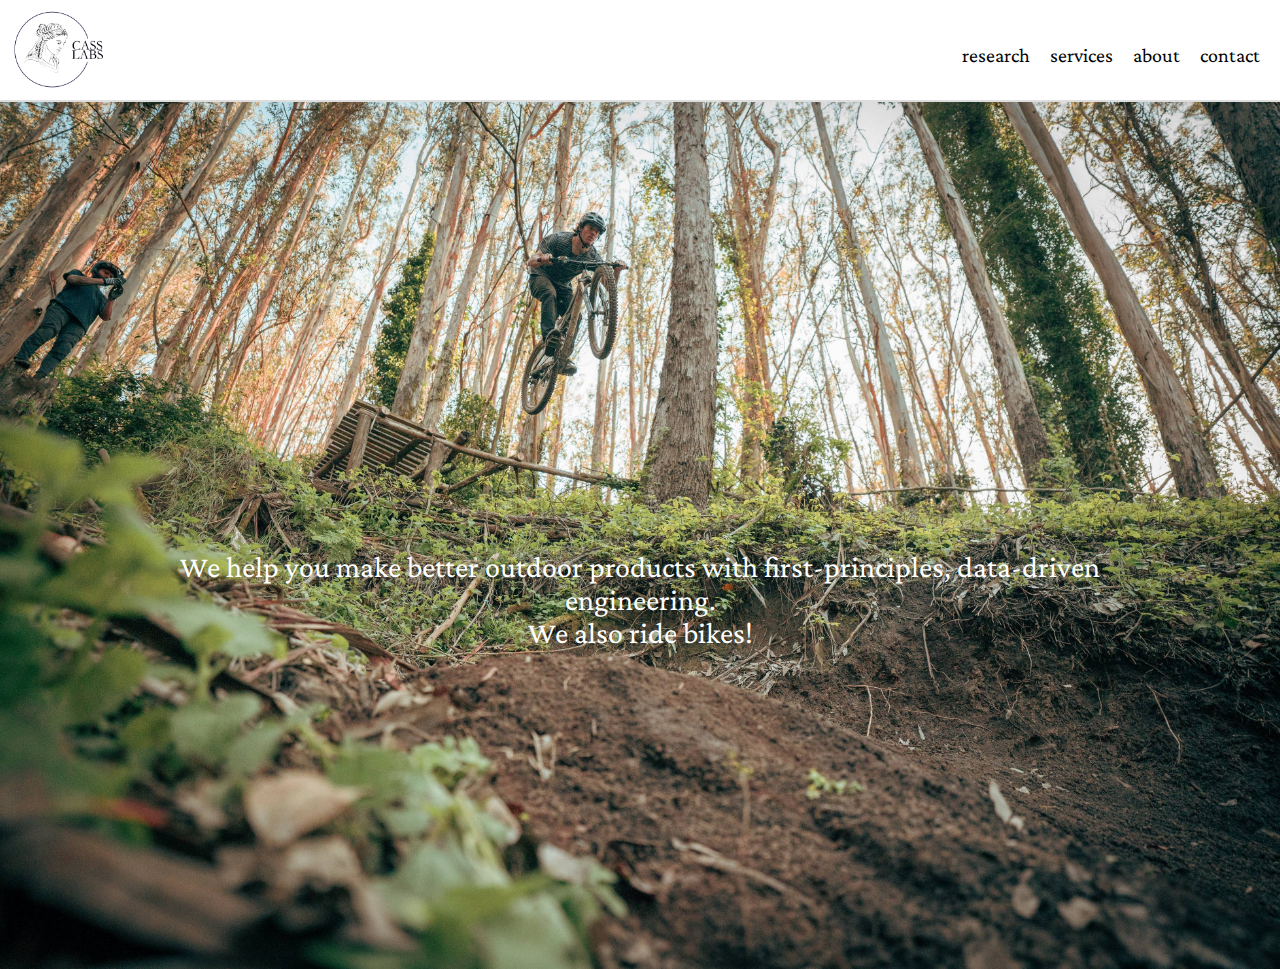
<file: index.html>
<!DOCTYPE html>
<html lang="en">
  <head>
      <!-- Google tag (gtag.js) -->
  <script async src="https://www.googletagmanager.com/gtag/js?id=G-7KEJF0P7ML"></script>
  <script>
    window.dataLayer = window.dataLayer || [];
    function gtag(){dataLayer.push(arguments);}
    gtag('js', new Date());

    gtag('config', 'G-7KEJF0P7ML');
  </script>
    <meta charset="UTF-8">
    <meta name="viewport" content="width=device-width, initial-scale=1.0">
    <title>Cass Labs LLC</title>
    <link rel="stylesheet" href="styles/main.css">
    <link href="https://fonts.googleapis.com/css2?family=Crimson+Pro:wght@200&display=swap" rel="stylesheet">
    <link rel="icon" type="image/x-icon" href="/image/cassFavicon.ico">
  </head>
  <!-- Google tag (gtag.js) -->
<script async src="https://www.googletagmanager.com/gtag/js?id=G-YVMF05ZFTS"></script>
<script>
  window.dataLayer = window.dataLayer || [];
  function gtag(){dataLayer.push(arguments);}
  gtag('js', new Date());

  gtag('config', 'G-YVMF05ZFTS');
</script>
  <body>
    <header>
      <div class="header-container">
        <div class="logo-container">
          <a href="index.html"><img class="header-logo" src="image/cassLabs.png" alt="cassLabs.png"></a>
        </div>
    
        <div class="header-links">
          <ul>
            <li><a class="header-link" href="pages/research.html">research</a></li>
            <li><a class="header-link" href="pages/services.html">services</a></li>
            <li><a class="header-link" href="pages/about.html">about</a></li>
            <li><a class="header-link" href="pages/contact.html">contact</a></li>
          </ul>
        </div>
      </div>
    </header>
    
    <main class="no-margin">
      <div class="content-container">
        <div class="normal-text">
          <p>We help you make better outdoor products with first-principles, data-driven engineering.<br>We also ride bikes!</p>
        </div>
    
        <picture>
          <source media="(max-width: 600px)" srcset="image/image2_mobile.jpeg">
          <img src="image/image2.jpeg" alt="Your Photo">
        </picture>
      </div>
    </main>    
  </body>
</html>
</file>
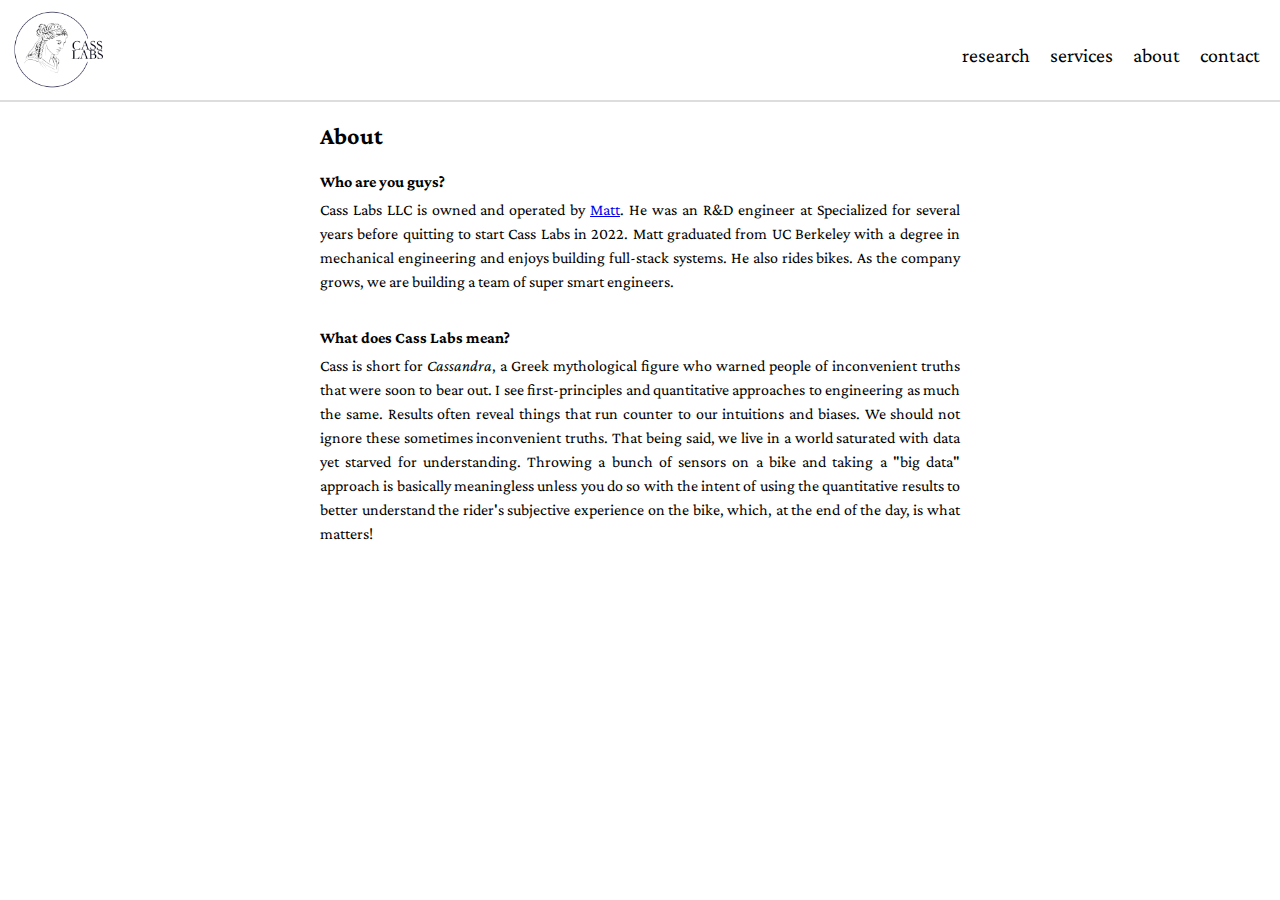
<file: pages/about.html>
<!DOCTYPE html>
<html lang="en">
  <head>
      <!-- Google tag (gtag.js) -->
  <script async src="https://www.googletagmanager.com/gtag/js?id=G-7KEJF0P7ML"></script>
  <script>
    window.dataLayer = window.dataLayer || [];
    function gtag(){dataLayer.push(arguments);}
    gtag('js', new Date());

    gtag('config', 'G-7KEJF0P7ML');
  </script>
    <meta charset="UTF-8">
    <meta name="viewport" content="width=device-width, initial-scale=1.0">
    <title>Cass Labs LLC</title>
    <link rel="stylesheet" href="/styles/main.css">
    <link href="https://fonts.googleapis.com/css2?family=Crimson+Pro:wght@200&display=swap" rel="stylesheet">
    <link rel="icon" type="image/x-icon" href="/image/cassFavicon.ico">   
  </head>
  <!-- Google tag (gtag.js) -->
<script async src="https://www.googletagmanager.com/gtag/js?id=G-YVMF05ZFTS"></script>
<script>
  window.dataLayer = window.dataLayer || [];
  function gtag(){dataLayer.push(arguments);}
  gtag('js', new Date());

  gtag('config', 'G-YVMF05ZFTS');
</script>
  <body>
    <header>
      <div class="header-container">
        <div class="logo-container">
          <a href="/index.html"><img class="header-logo" src="/image/cassLabs.png" alt="cassLabs.png"></a>
        </div>
    
        <div class="header-links">
          <ul>
            <li><a class="header-link" href="/pages/research.html">research</a></li>
            <li><a class="header-link" href="/pages/services.html">services</a></li>
            <li><a class="header-link" href="/pages/about.html">about</a></li>
            <li><a class="header-link" href="/pages/contact.html">contact</a></li>
          </ul>
        </div>
      </div>
    </header>
    
    <main>
        <div class="subPage">
          
            <h1 class="pageTitle">About</h1>  
      
            <p class="subText-heading"><b>Who are you guys?</b></p>
    
            <p>Cass Labs LLC is owned and operated by <a href="https://www.linkedin.com/in/matthew-m-084628a5/" target="_blank">Matt</a>. He was an R&D engineer at Specialized for several years before quitting to start Cass Labs in 2022. Matt graduated from UC Berkeley with a degree in mechanical engineering and enjoys building full-stack systems. He also rides bikes. As the company grows, we are building a team of super smart engineers.</p>

            <p class="subText-heading"><b>What does Cass Labs mean?</b></p>

            <p>Cass is short for <em>Cassandra</em>, a Greek mythological figure who warned people of inconvenient truths that were soon to bear out. I see first-principles and quantitative approaches to engineering as much the same. Results often reveal things that run counter to our intuitions and biases. We should not ignore these sometimes inconvenient truths. That being said, we live in a world saturated with data yet starved for understanding. Throwing a bunch of sensors on a bike and taking a &quot;big data&quot; approach is basically meaningless unless you do so with the intent of using the quantitative results to better understand the rider's subjective experience on the bike, which, at the end of the day, is what matters!</p>
    
            <p></p> 

            <!-- <figure>
                <img src="/image/harvey/img1.jpg" alt="Image 1">
                <figcaption><em>A green approach</em></figcaption>
              </figure> -->

        </div>
    </main>    
  </body>
</html>
</file>
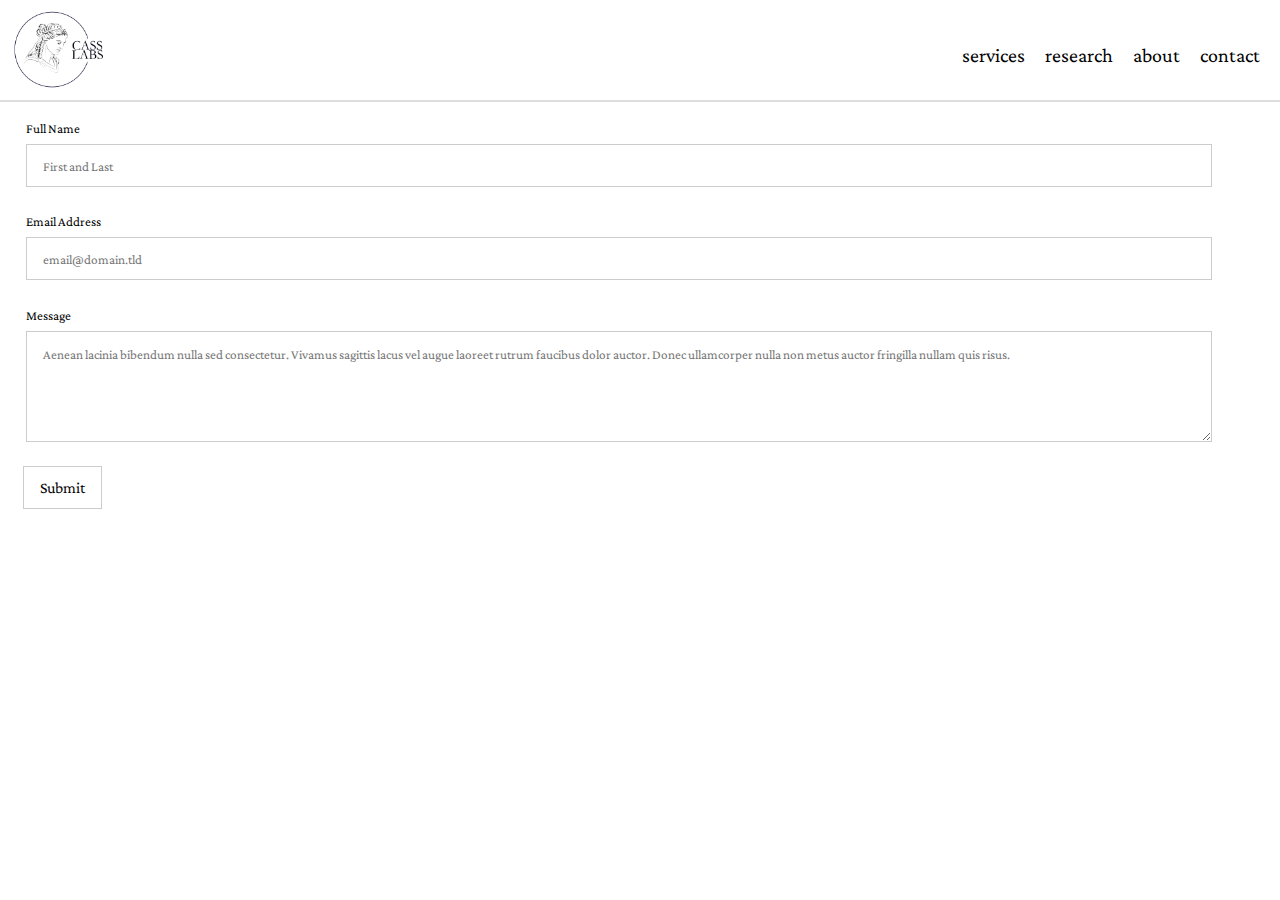
<file: pages/contact.html>
<!DOCTYPE html>
<html lang="en">
  <head>
    <meta charset="UTF-8">
    <meta name="viewport" content="width=device-width, initial-scale=1.0">
    <title>Cass Labs</title>
    <link rel="stylesheet" href="/styles/main.css">
    <link href="https://fonts.googleapis.com/css2?family=Crimson+Pro:wght@200&display=swap" rel="stylesheet">
  </head>
  <body>
    <header>
      <div class="header-container">
        <div class="logo-container">
          <a href="index.html"><img class="header-logo" src="/image/cassLabs.png" alt="cassLabs.png"></a>
        </div>
    
        <div class="header-links">
          <ul>
            <li><a class="header-link" href="/pages/services.html">services</a></li>
            <li><a class="header-link" href="/pages/research.html">research</a></li>
            <li><a class="header-link" href="/pages/about.html">about</a></li>
            <li><a class="header-link" href="/pages/contact.html">contact</a></li>
          </ul>
        </div>
      </div>
    </header>
    <main>
      
      <p></p>

      <form id="fs-frm" name="simple-contact-form" accept-charset="utf-8" action="https://formspree.io/f/mgebblze" method="post">
        <fieldset id="fs-frm-inputs">
          <label for="full-name">Full Name</label>
          <input type="text" name="name" id="full-name" placeholder="First and Last" required="">
          <label for="email-address">Email Address</label>
          <input type="email" name="_replyto" id="email-address" placeholder="email@domain.tld" required="">
          <label for="message">Message</label>
          <textarea type="message" rows="5" name="message" id="message" placeholder="Aenean lacinia bibendum nulla sed consectetur. Vivamus sagittis lacus vel augue laoreet rutrum faucibus dolor auctor. Donec ullamcorper nulla non metus auctor fringilla nullam quis risus." required=""></textarea>
          <input type="hidden" name="_subject" id="email-subject" value="Contact Form Submission">
        </fieldset>
        <input type="submit" value="Submit">
      </form>
    </main>
  </body>
</html>
</file>
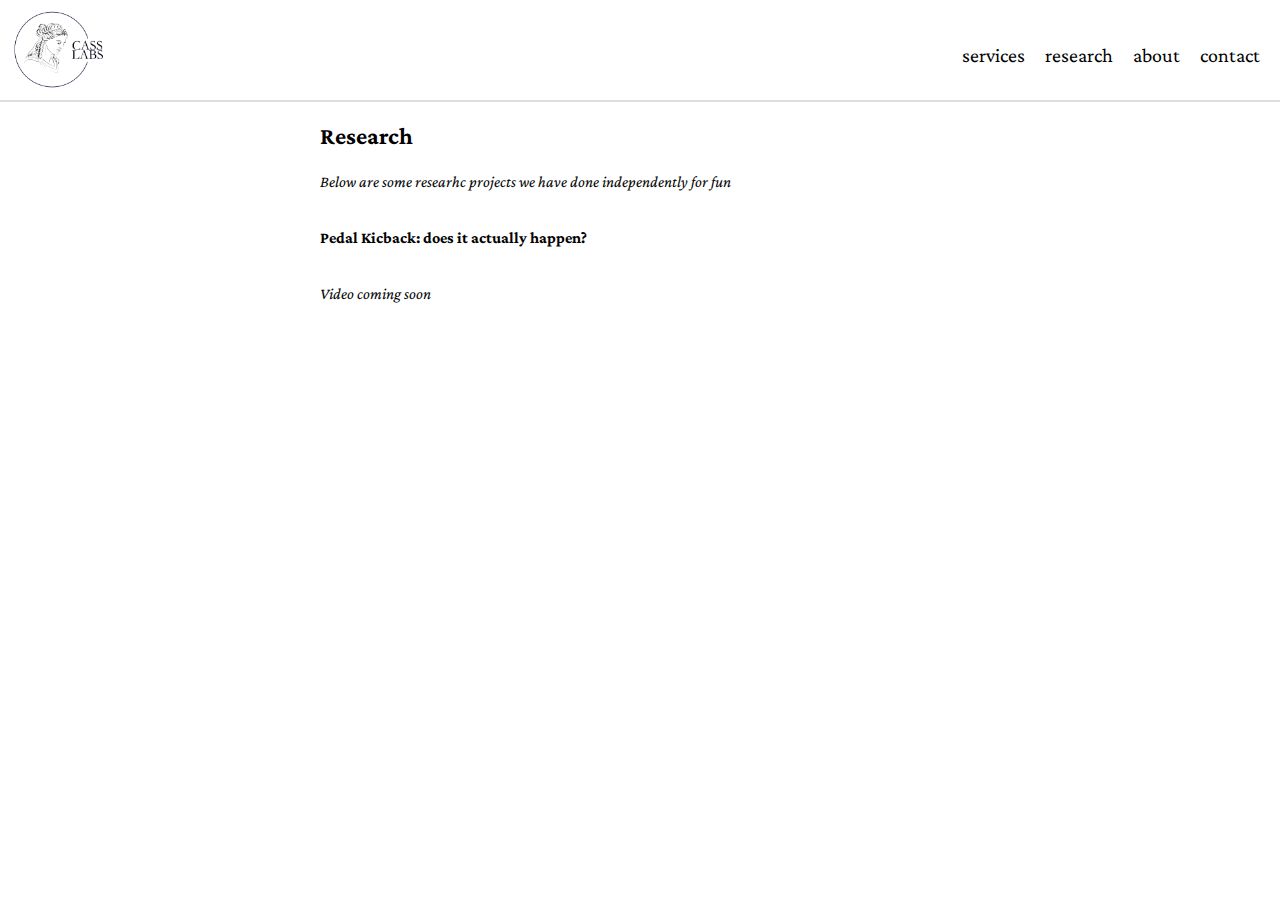
<file: pages/research.html>
<!DOCTYPE html>
<html lang="en">
  <head>
    <meta charset="UTF-8">
    <meta name="viewport" content="width=device-width, initial-scale=1.0">
    <title>Cass Labs LLC</title>
    <link rel="stylesheet" href="/styles/main.css">
    <link href="https://fonts.googleapis.com/css2?family=Crimson+Pro:wght@200&display=swap" rel="stylesheet">
  </head>
  <body>
    <header>
      <div class="header-container">
        <div class="logo-container">
          <a href="/index.html"><img class="header-logo" src="/image/cassLabs.png" alt="cassLabs.png"></a>
        </div>
    
        <div class="header-links">
          <ul>
            <li><a class="header-link" href="/pages/services.html">services</a></li>
            <li><a class="header-link" href="/pages/research.html">research</a></li>
            <li><a class="header-link" href="/pages/about.html">about</a></li>
            <li><a class="header-link" href="/pages/contact.html">contact</a></li>
          </ul>
        </div>
      </div>
    </header>
    
    <main>
        <div class="subPage">
            <h1 class="pageTitle">Research</h1>  
    
            <p><em>Below are some researhc projects we have done independently for fun</em></p>
    
            <p><b>Pedal Kicback: does it actually happen?</b></p>

            <p><em>Video coming soon</em></p>
            <!-- <figure>
                <img src="/image/harvey/img1.jpg" alt="Image 1">
                <figcaption><em>A green approach</em></figcaption>
              </figure> -->

        </div>
      </main>

  </body>
</html>
</file>
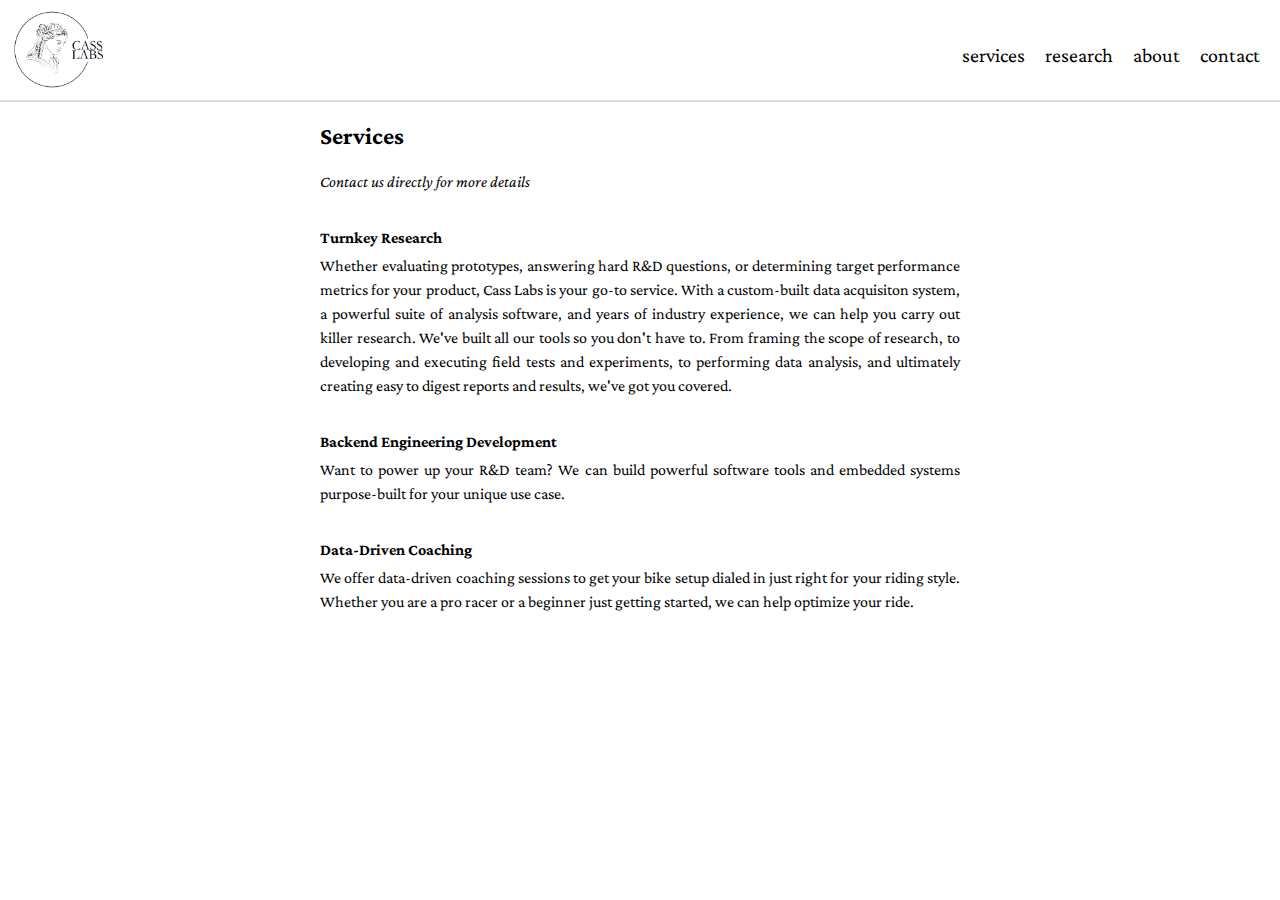
<file: pages/services.html>
<!DOCTYPE html>
<html lang="en">
  <head>
    <meta charset="UTF-8">
    <meta name="viewport" content="width=device-width, initial-scale=1.0">
    <title>Cass Labs LLC</title>
    <link rel="stylesheet" href="/styles/main.css">
    <link href="https://fonts.googleapis.com/css2?family=Crimson+Pro:wght@200&display=swap" rel="stylesheet">
    <link rel="icon" type="image/x-icon" href="/image/cassFavicon.ico">  
</head>
  <body>
    <header>
      <div class="header-container">
        <div class="logo-container">
          <a href="/index.html"><img class="header-logo" src="/image/cassLabs.png" alt="cassLabs.png"></a>
        </div>
    
        <div class="header-links">
          <ul>
            <li><a class="header-link" href="/pages/services.html">services</a></li>
            <li><a class="header-link" href="/pages/research.html">research</a></li>
            <li><a class="header-link" href="/pages/about.html">about</a></li>
            <li><a class="header-link" href="/pages/contact.html">contact</a></li>
          </ul>
        </div>
      </div>
    </header>
    
    <main>
        <div class="subPage">
            <h1 class="pageTitle">Services</h1>  
    
            <p><em>Contact us directly for more details</em></p>
    
            <p class="subText-heading"><b>Turnkey Research</b></p>

            <p>Whether evaluating prototypes, answering hard R&D questions, or determining target performance metrics for your product, Cass Labs is your go-to service. With a custom-built data acquisiton system, a powerful suite of analysis software, and years of industry experience, we can help you carry out killer research. We've built all our tools so you don't have to. From framing the scope of research, to developing and executing field tests and experiments, to performing data analysis, and ultimately creating easy to digest reports and results, we've got you covered.</p>
    
            <p class="subText-heading"><b>Backend Engineering Development</b></p>

            <p>Want to power up your R&D team? We can build powerful software tools and embedded systems purpose-built for your unique use case.</p>

            <p class="subText-heading"><b>Data-Driven Coaching</b></p>

            <p>We offer data-driven coaching sessions to get your bike setup dialed in just right for your riding style. Whether you are a pro racer or a beginner just getting started, we can help optimize your ride.</p>
    
            <!-- <p><b>Products</b></p>

            <p>We are working on some product offerings for engineering teams. Please reach out for more details.</p>
     -->
            <p></p>
            <!-- <figure>
                <img src="/image/harvey/img1.jpg" alt="Image 1">
                <figcaption><em>A green approach</em></figcaption>
              </figure> -->

        </div>
      </main>

  </body>
</html>
</file>
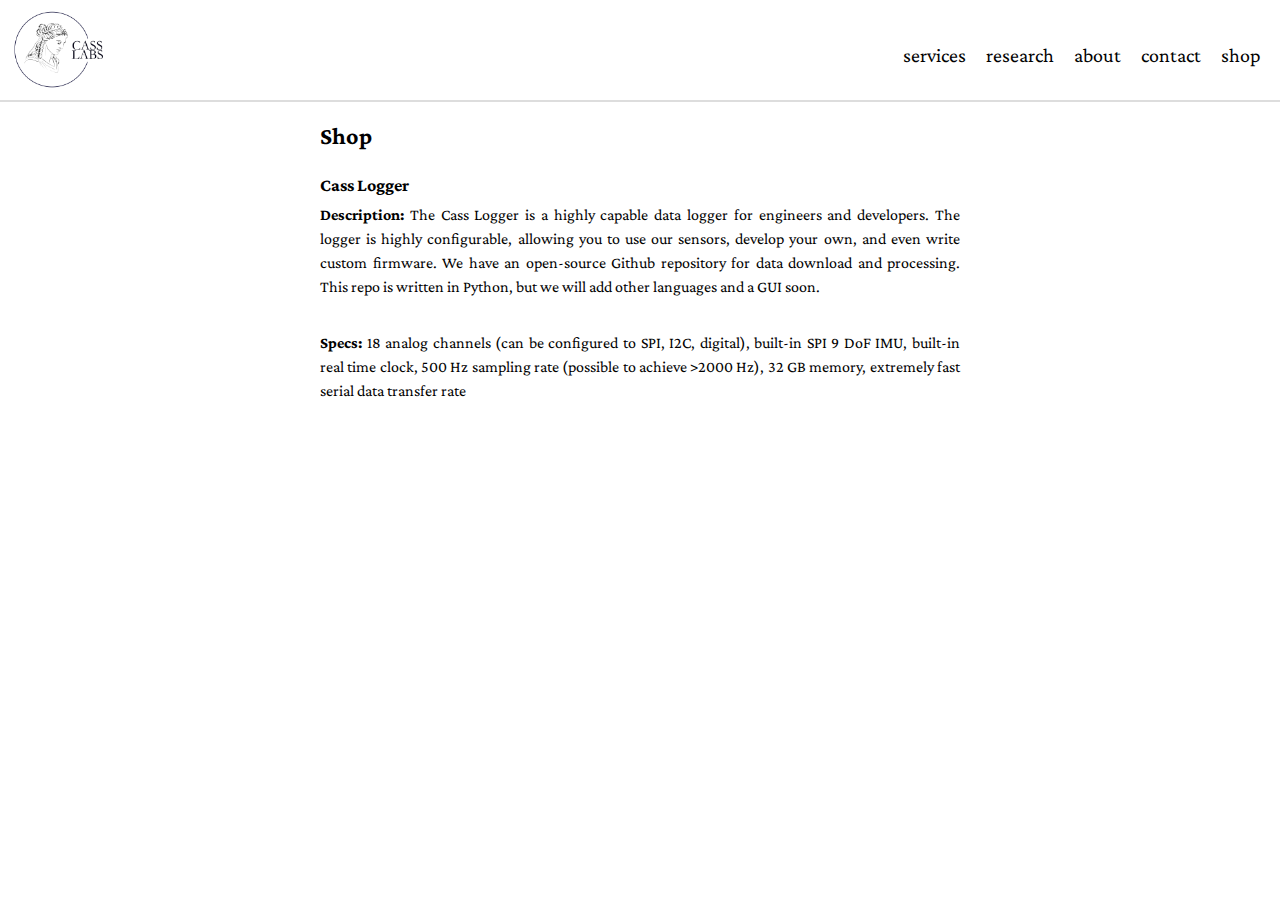
<file: pages/shop.html>
<!DOCTYPE html>
<html lang="en">
  <head>
    <meta charset="UTF-8">
    <meta name="viewport" content="width=device-width, initial-scale=1.0">
    <title>Cass Labs LLC</title>
    <link rel="stylesheet" href="/styles/main.css">
    <link href="https://fonts.googleapis.com/css2?family=Crimson+Pro:wght@200&display=swap" rel="stylesheet">
    <link rel="icon" type="image/x-icon" href="/image/cassFavicon.ico">   
  </head>
  <body>
    <header>
      <div class="header-container">
        <div class="logo-container">
          <a href="/index.html"><img class="header-logo" src="/image/cassLabs.png" alt="cassLabs.png"></a>
        </div>
    
        <div class="header-links">
          <ul>
            <li><a class="header-link" href="/pages/services.html">services</a></li>
            <li><a class="header-link" href="/pages/research.html">research</a></li>
            <li><a class="header-link" href="/pages/about.html">about</a></li>
            <li><a class="header-link" href="/pages/contact.html">contact</a></li>
            <li><a class="header-link" href="/pages/shop.html">shop</a></li>
          </ul>
        </div>
      </div>
    </header>
    
    <main>
        <div class="subPage">
            <h1 class="pageTitle">Shop</h1>  
    
            <p class="shopText-heading"><b>Cass Logger</b></p>
    
            <!-- <img src="/image/loggerSmall.png" alt="Cass Logger" class="shop_image"> -->

            <p><b>Description:</b> The Cass Logger is a highly capable data logger for engineers and developers. The logger is highly configurable, allowing you to use our sensors, develop your own, and even write custom firmware. We have an open-source Github repository for data download and processing. This repo is written in Python, but we will add other languages and a GUI soon.</p>

            <p><b>Specs:</b> 18 analog channels (can be configured to SPI, I2C, digital), built-in SPI 9 DoF IMU, built-in real time clock, 500 Hz sampling rate (possible to achieve >2000 Hz), 32 GB memory, extremely fast serial data transfer rate</p>

            <div class="stripe-button-container">
                <script async src="https://js.stripe.com/v3/buy-button.js"></script>
            
                <stripe-buy-button
                    buy-button-id="buy_btn_1NzNh5L3VJVvqEfLjx5bOjuG"
                    publishable-key="pk_live_51NyH0LL3VJVvqEfLXo4gCmaaP6lf1bdpTFX6fZQ2QidFvJuSJcybRN6cC1ocOspDSGpP4m9v0azZs5QkbsYWAAc200oFFCSGkK"
                >
                </stripe-buy-button>
            </div>
            



        </div>
    </main>    
  </body>
</html>
</file>
<file: styles/main.css>
@import url('https://fonts.googleapis.com/css2?family=Crimson+Pro:wght@200&display=swap');

html {
  font-family: 'Crimson Pro';
}

header {
  background-color: white;
  border-bottom: 2px solid #ddd;
  padding-left: 10px;
  padding-bottom: 0px;
  padding-top: 0px;
}

body {
  margin: 0;
}

.header-container {
  display: flex;
  justify-content: space-between;
  align-items: center;
  /* padding: 20px 10px; */
  /* margin-top: 10px; */
}

.header-logo {
  width: 100px;
  margin-top: 3px;
}

.header-links ul {
  list-style: none;
  margin: 0;
  padding: 0;
  padding-bottom: 12px;
  display: flex;
}

.header-links li {
  margin-right: 20px;
}

.header-link {
  font-size: 20px;
  text-decoration: none;
  color: black;
}

.main-content {
  display: flex;
  flex-direction: column;
  align-items: center;
  padding-top: 50px;
  margin-top: 100px;
  width: 100%;
  position: relative; /* Ensure relative positioning for child elements */
  height: 100vh; /* Set height to full viewport height */
}

main {
  margin-bottom: 60px;
}

.no-margin {
  margin-bottom: 0;
}

.content-container {
  display: flex;
  flex-direction: column;
  align-items: center;
  margin-left: -10px;
  margin-right: -10px;
  overflow-x: hidden; /* Prevent horizontal scrolling */
  position: relative; /* Add relative positioning */
}

.normal-text {
  position: absolute;
  top: 55%;
  left: 50%;
  transform: translate(-50%, -50%); /* Center both horizontally and vertically */
  color: white;
  font-size: 30px;
  width: 80%;
  text-align: center;
  margin-top: 20px;
}


img {
  width: 100%;
  height: auto;
  display: block;
  margin: 0;
}

.shop_image {
  display: block;
  margin: 0 auto;
  width: 40%;
}

.stripe-button-container {
  display: flex;
  justify-content: center;
  width: 100%;
}


.video-container {
  position: relative;
  width: 100%;
  margin: 0 auto; /* Center the video horizontally */
  padding-bottom: 56.25%; /* 16:9 aspect ratio (9 divided by 16 multiplied by 100) */
}

.video-container iframe {
  position: absolute;
  top: 0;
  left: 0;
  width: 100%;
  height: 100%;
}

.video-heading {
  margin-bottom: 0px; /* Adjust the value as needed */
}

.subText-heading {
  margin-bottom: -12px; /* Adjust the value as needed */
}

.shopText-heading {
  font-size: 18px;
  margin-bottom: -12px; /* Adjust the value as needed */
}

.external-links a {
  margin-top: 30px;
  margin: 0 10px;
  text-decoration: none;
  color: black;
}

  /* Sub Page Formatting */
  
  .a-body {
    margin-top: 0px; /* Adjust the value as needed */
    margin-bottom: 30px;
    color: black;
    text-decoration: none;
  }

  .subPage {
    display: flex;
    flex-direction: column;
    align-content: center;
    text-align: justify;
    text-justify: inter-character;
    justify-content: space-between;
    width: 50%;
    line-height: 1.5;
    margin-left: 25%;
  }
  
  .subPage p {
    text-align: justify;
    text-justify: inter-character;
    line-height: 1.5;
  }
  
  .pageTitle {
    margin-bottom: 0;
    font-size: 24px;
    font-weight: bold;
  }
  
  .subPage figure {
    margin: 0;
    margin-bottom: 20px;
  }
  
  .subPage figcaption {
    font-style: italic;
    text-align: left;
    margin-left: 0;
  }
  /* image stuff only applied to trip reports */
  .subPage img {
    width: 100%
  }
  
    /* Media queries */
  /* For screens smaller than 600px */
  @media (max-width: 600px) {

    header {
      font-size: 12px; /* Decrease the font size for the header */
      height: 60px; /* Adjust the height as needed */
    }

    .header-container {
      height: 60px; /* Adjust the height as needed */
    }

    .header-logo {
      width: 60px; /* Decrease the width of the logo */
    }

    .header-link {
      font-size: 12px; /* Decrease the font size for the header links */
    }
    nav li {
      margin: 0 5px;
    }
    .content-container {
    align-items: flex-start; /* Adjust alignment for mobile view */
    justify-content: flex-start; /* Adjust alignment for mobile view */
    }

    .subPage {
      display: flex;
      flex-direction: column;
      align-content: center;
      text-align: left;
      text-justify: inter-character;
      justify-content: space-between;
      width: 90%;
      line-height: 1.5;
      margin-left: 10%;
    }

    .normal-text {
      top: 60%; /* Adjust the vertical position */
      font-size: 24px; /* Increase font size for better readability */
    }

    .subPage p {
      text-align: left;
      text-justify: inter-character;
      line-height: 1.5;
      width: 80%;
    }

    .header-links ul {
      list-style: none;
      margin: 0;
      padding: 0;
      padding-bottom: 0px;
      display: flex;
    }
    .main-content img {
        width: 100%; /* Ensure the image fills the screen laterally */
        height: 100%; /* Set height to fill the screen vertically */
        object-fit: cover; /* Cover the entire area */
        position: absolute; /* Position the image absolutely */
        bottom: 0; /* Align the image to the bottom of the container */
        left: 0; /* Align the image to the left */
    }

  }
  
  /* For screens between 600px and 900px */
  @media (min-width: 600px) and (max-width: 900px) {
    header {
      font-size: 36px;
    }
  
    nav li {
      margin: 0 10px;
    }
  }
  
  /* For screens larger than 900px */
  @media (min-width: 900px) {
    header {
      font-size: 48px;
      height: 100px; /* change this value to adjust the height of the header for large screens */
    }
  }
   



  /* Form styling */

  #fs-frm input,
  #fs-frm select,
  #fs-frm textarea,
  #fs-frm fieldset,
  #fs-frm optgroup,
  #fs-frm label,
  #fs-frm #card-element:disabled {
    font-family: inherit;
    font-size: 100%;
    color: inherit;
    border: none;
    border-radius: 0;
    display: block;
    width: 100%;
    padding: 0;
    margin: 0;
    margin-left: 1%;
    -webkit-appearance: none;
    -moz-appearance: none;
  }
  #fs-frm label,
  #fs-frm legend,
  #fs-frm ::placeholder {
    font-size: .825rem;
    margin-bottom: .5rem;
    padding-top: .2rem;
    display: flex;
    align-items: baseline;
    margin-left: 1%;
  }
  
  /* border, padding, margin, width */
  #fs-frm input,
  #fs-frm select,
  #fs-frm textarea,
  #fs-frm #card-element {
    border: 1px solid rgba(0,0,0,0.2);
    background-color: rgba(255,255,255,0.9);
    padding: .75em 1rem;
    margin-bottom: 1.5rem;
    margin-left: 1%;
  }
  #fs-frm input:focus,
  #fs-frm select:focus,
  #fs-frm textarea:focus {
    background-color: white;
    outline-style: solid;
    outline-width: thin;
    outline-color: gray;
    outline-offset: -1px;
    margin-left: 1%;
  }
  #fs-frm [type="text"],
  #fs-frm [type="email"],
  #fs-frm [type="message"] {
    width: 90%;
  }
  #fs-frm [type="button"],
  #fs-frm [type="submit"],
  #fs-frm [type="reset"] {
    width: auto;
    cursor: pointer;
    -webkit-appearance: button;
    -moz-appearance: button;
    appearance: button;
    margin-left: 1%;
  }
  #fs-frm [type="button"]:focus,
  #fs-frm [type="submit"]:focus,
  #fs-frm [type="reset"]:focus {
    outline: none;
    margin-left: 1%;
  }
  #fs-frm [type="submit"],
  #fs-frm [type="reset"] {
    margin-bottom: 0;
    margin-left: 1.8%; /* button position */
  }
  #fs-frm select {
    text-transform: none;
  }
  
  #fs-frm [type="checkbox"] {
    -webkit-appearance: checkbox;
    -moz-appearance: checkbox;
    appearance: checkbox;
    display: inline-block;
    width: auto;
    margin: 0 .5em 0 0 !important;
  }
  
  #fs-frm [type="radio"] {
    -webkit-appearance: radio;
    -moz-appearance: radio;
    appearance: radio;
  }
  
  /* address, locale */
  #fs-frm fieldset.locale input[name="city"],
  #fs-frm fieldset.locale select[name="state"],
  #fs-frm fieldset.locale input[name="postal-code"] {
    display: inline;
  }
  #fs-frm fieldset.locale input[name="city"] {
    width: 52%;
  }
  #fs-frm fieldset.locale select[name="state"],
  #fs-frm fieldset.locale input[name="postal-code"] {
    width: 20%;
  }
  #fs-frm fieldset.locale input[name="city"],
  #fs-frm fieldset.locale select[name="state"] {
    margin-right: 3%;
  }
</file>
